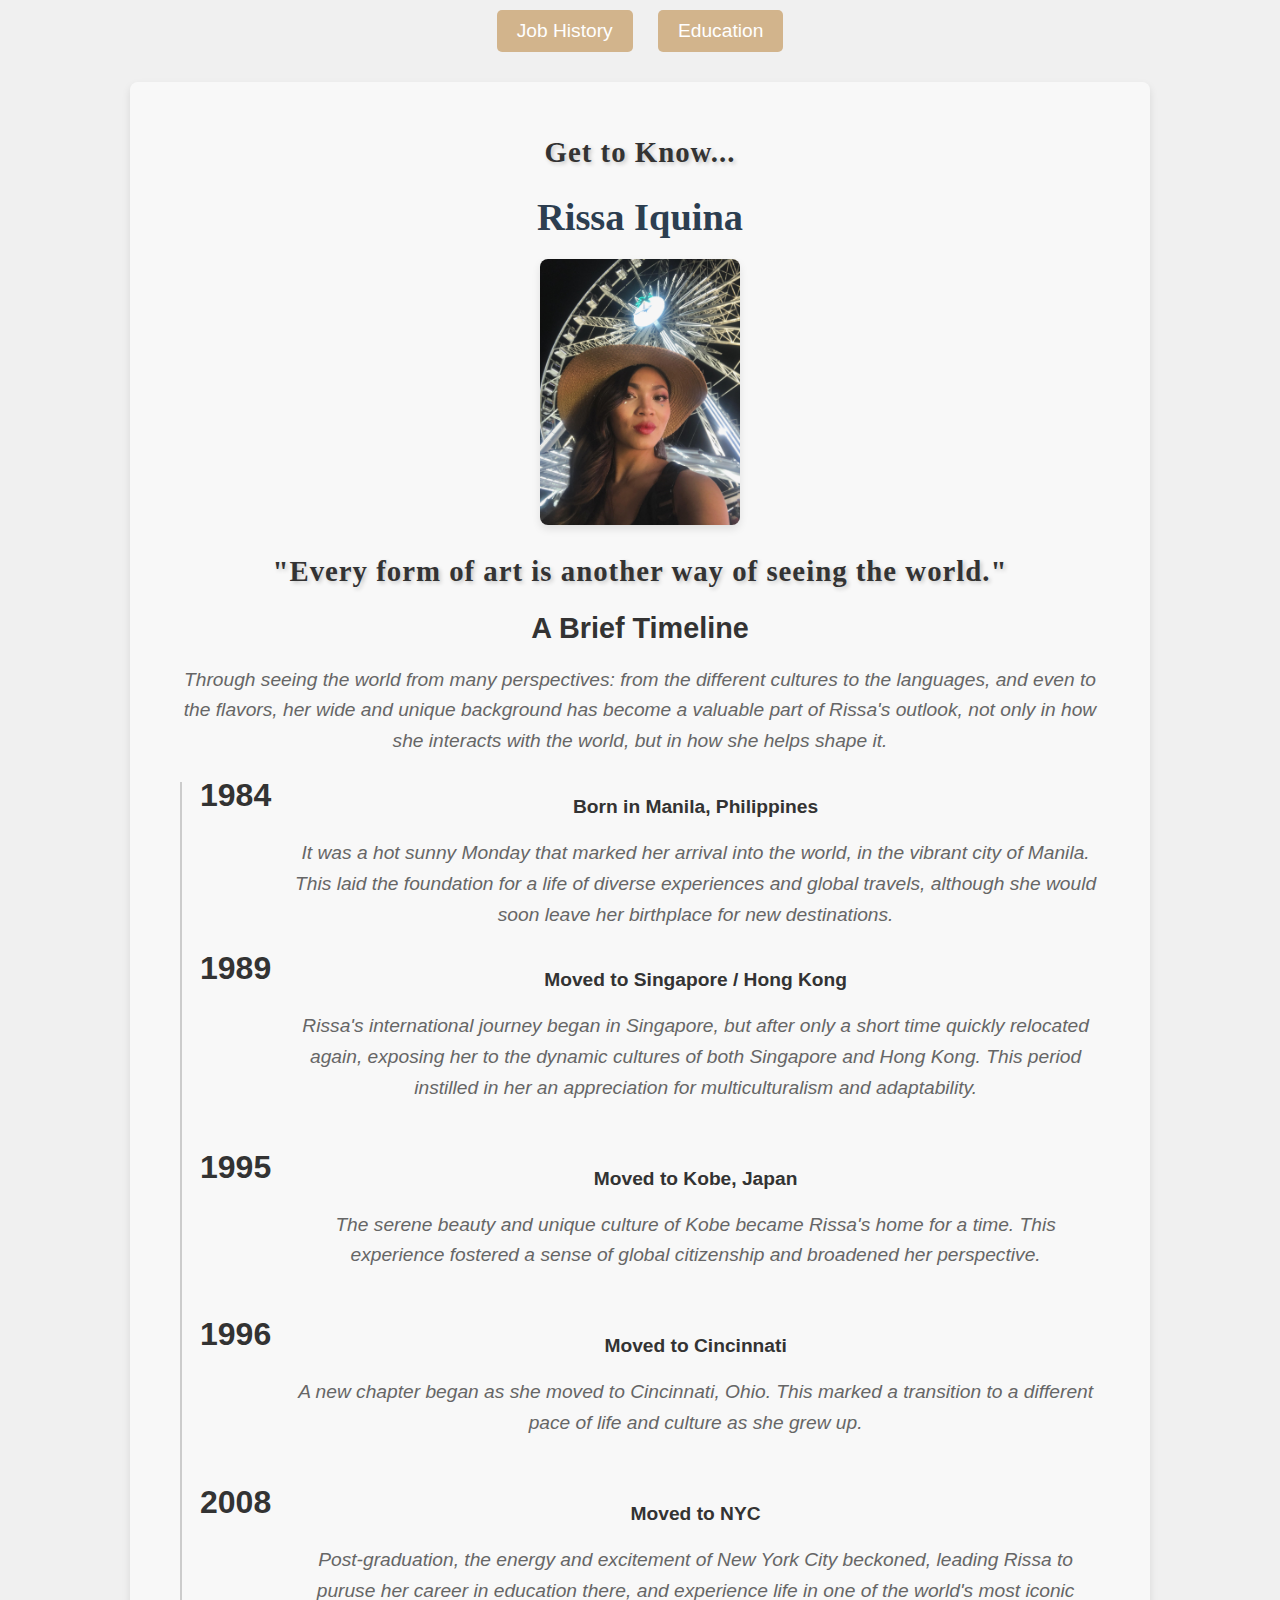
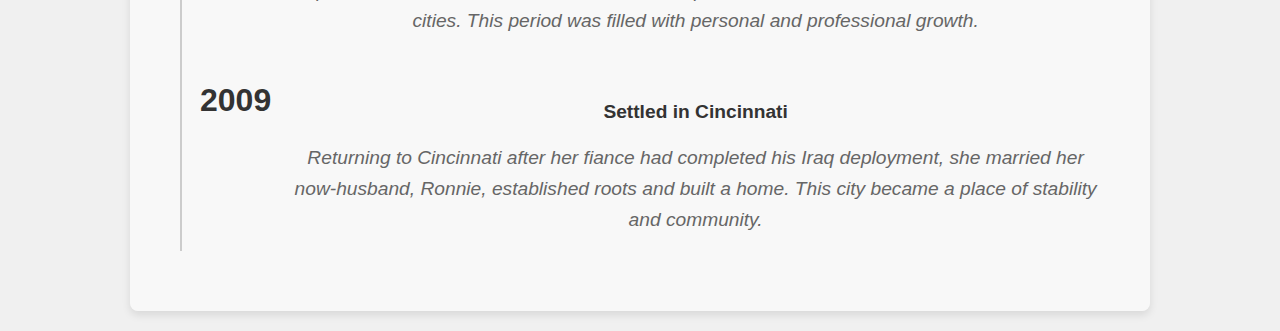
<file: index.html>
<!DOCTYPE html>
<html lang="en">
<head>
    <meta charset="UTF-8">
    <meta name="viewport" content="width=device-width, initial-scale=1.0">
    <title>About Me</title>
    <link rel="stylesheet" href="./style.css">
</head>
<header>
    <div class="link-buttons">
        <a href="./jobs.html" class="button">Job History</a>
        <a href="./education.html" class="button">Education</a>
    </div>
</header>
<body>
        <div class="content-wrapper">
            <h2>Get to Know...</h2>
        <h1>Rissa Iquina</h1>
        <div class="image-container">
            <img src="./assets/rissa.jpg" alt="Rissa Iquina">
        </div>

        <div class="h2">
            <h2>"Every form of art is another way of seeing the world."</h2>
        </div>

        <h3>A Brief Timeline</h3>
        <p class="caption">Through seeing the world from many perspectives: from the different cultures to the languages, and even to the flavors,
            her wide and unique background has become a valuable part of Rissa's outlook, not only in how she interacts with the world, but in how she helps
            shape it.</p>

        <div class="timeline">
            <ul>

                <li>
                    <div class="event">
                        <span class="year">1984</span>
                        <div class="description">
                            <p class="subtitle">Born in Manila, Philippines</p>
                            <p class="caption">It was a hot sunny Monday that marked her arrival into the
                                world, in the vibrant city of Manila. This laid the foundation for a life of diverse
                                experiences and global travels, although she would soon leave her birthplace for new destinations.</p>
                        </div>
                    </div>
                    <div class="event">
                        <span class="year">1989</span>
                        <div class="description">
                            <p class="subtitle">Moved to Singapore / Hong Kong</p>
                            <p class="caption">Rissa's international journey began in Singapore, but after only a
                                short time quickly relocated again, exposing her to the dynamic cultures of both
                                Singapore and Hong Kong. This period instilled in her an appreciation for
                                multiculturalism and adaptability.</p>
                        </div>
                    </div>
                </li>
                <li>
                    <div class="event">
                        <span class="year">1995</span>
                        <div class="description">
                            <p class="subtitle">Moved to Kobe, Japan</p>
                            <p class="caption">The serene beauty and unique culture of Kobe became Rissa's home for a
                                time.
                                This experience fostered a sense of global citizenship and broadened her
                                perspective.</p>
                        </div>
                    </div>
                </li>
                <li>
                    <div class="event">
                        <span class="year">1996</span>
                        <div class="description">
                            <p class="subtitle">Moved to Cincinnati</p>
                            <p class="caption">A new chapter began as she moved to Cincinnati, Ohio. This marked a
                                transition to a different pace of life and culture as she grew up.</p>
                        </div>
                    </div>
                </li>
                <li>
                    <div class="event">
                        <span class="year">2008</span>
                        <div class="description">
                            <p class="subtitle">Moved to NYC</p>
                            <p class="caption">Post-graduation, the energy and excitement of New York City beckoned,
                                leading Rissa to puruse her career in education there, and experience life in one of the world's most iconic cities. This
                                period was               filled with personal and professional growth.</p>
                        </div>
                    </div>
                </li>
                <li>
                    <div class="event">
                        <span class="year">2009</span>
                        <div class="description">
                            <p class="subtitle">Settled in Cincinnati</p>
                            <p class="caption">Returning to Cincinnati after her fiance had completed his Iraq deployment, she married her now-husband, Ronnie, established
                                roots and
                                built a home. This city became a place of stability and community.</p>
                        </div>
                    </div>
                </li>
            </ul>
        </div>

    </div>
</body>



</html>
</file>
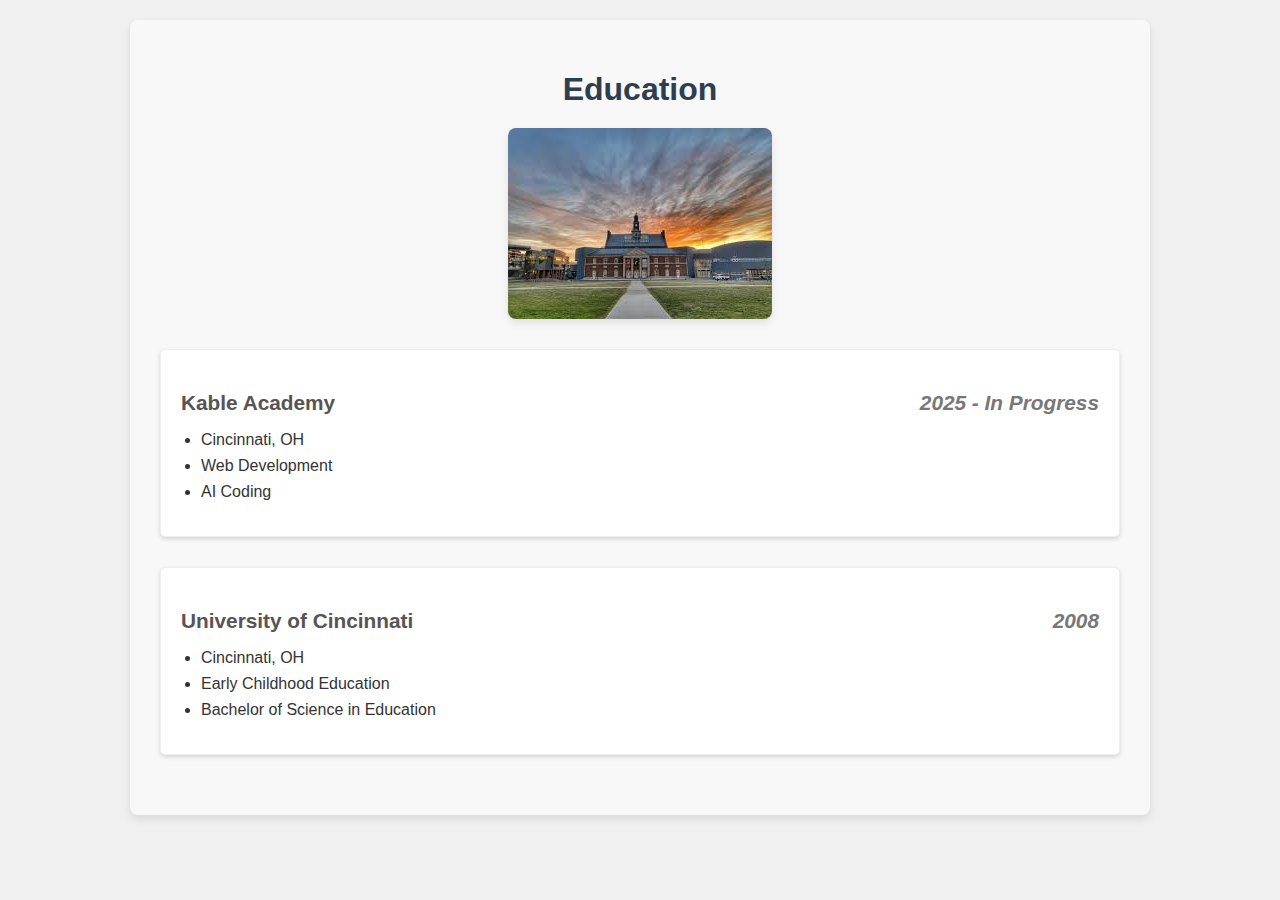
<file: education.html>
<!DOCTYPE html>
<html>

<head>
  <title>Education</title>
  <style>
    body {
      font-family: 'Gill Sans', sans-serif;
      background-color: #f0f0f0;
      background-image: url('https://images.unsplash.com/photo-1542435503-956c469947f6?q=80&w=1074&auto=format&fit=crop&ixlib=rb-4.0.3&ixid=M3wxMjA3fDB8MHxwaG90by1wYWdlfHx8fGVufDB8fHx8fA%3D%3D');
      background-size: cover;
      background-position: center;
      color: #333;
      text-align: center;
      margin: 0;
      padding: 0;
      display: flex;
      flex-direction: column;
      min-height: 100vh;
    }

    .content-wrapper {
      width: 80%;
      max-width: 960px;
      margin: 20px auto;
      background-color: rgba(255, 255, 255, 0.55);
      padding: 30px;
      border-radius: 8px;
      box-shadow: 0 4px 8px rgba(0, 0, 0, 0.1);
    }

    h1 {
      font-size: 2em;
      margin-bottom: 20px;
      color: #2c3e50;
      text-align: center;
    }

    .photo-container {
      text-align: center;
      margin-bottom: 30px;
      width: 400px;
      margin: 0 auto 30px;
    }

    .photo-container img {
      max-width: 100%;
      height: auto;
      border-radius: 8px;
      box-shadow: 0 4px 8px rgba(0, 0, 0, 0.1);
      display: block;
      margin: 0 auto;
    }

    .education-history {
      text-align: center; /* Center the entire education history */
      color: #333;
      margin-bottom: 30px;
    }

    .school-section {
      margin-bottom: 30px;
      padding: 20px;
      border: 1px solid #eee;
      border-radius: 5px;
      background-color: #fff;
      box-shadow: 0 2px 4px rgba(0, 0, 0, 0.15);
      text-align: left; /* Align text within school sections to the left */
    }

    .school-section h3 {
        display: flex; /* Use flexbox for layout */
        justify-content: space-between; /* Distribute space between school name and years */
        align-items: center; /* Vertically align school name and years */
        font-size: 1.3em;
        margin-bottom: 5px;
        color: #555;
    }

    .school-section ul {
      list-style-type: disc;
      padding-left: 20px;
      margin-bottom: 15px;
    }

    .school-section li {
      margin-bottom: 8px;
    }

    .school-section .years { /* Style for the years span */
      font-style: italic;
      color: #777; /* A lighter gray for the years */
    }


    /* Mobile Responsive Styles */
    @media (max-width: 768px) {
      .content-wrapper {
        width: 90%;
        padding: 20px;
      }

      h1 {
        font-size: 1.8em;
      }

      .photo-container {
        width: 90%;
        margin: 0 auto 20px;
      }

      .school-section h3 {
          flex-direction: column; /* Stack school name and years vertically */
          align-items: flex-start; /* Align to the left */
      }

      .school-section .years {
          margin-top: 5px; /* Add some space above the years */
      }

    }
  </style>

</head>

<body>
  <div class="content-wrapper">
    <h1>Education</h1>

    <div class="photo-container">
      <img src="./assets/uc.jpeg" alt="class">
    </div>

    <div class="education-history">
      <div class="school-section">
        <h3>Kable Academy <span class="years">2025 - In Progress</span></h3>
        <ul>
          <li>Cincinnati, OH</li>
          <li>Web Development</li>
          <li>AI Coding</li>
        </ul>
      </div>

      <div class="school-section">
        <h3>University of Cincinnati <span class="years">2008</span></h3>
        <ul>
          <li>Cincinnati, OH</li>
          <li>Early Childhood Education</li>
          <li>Bachelor of Science in Education</li>
        </ul>
      </div>
    </div>



  </div>
</body>

</html>
</file>
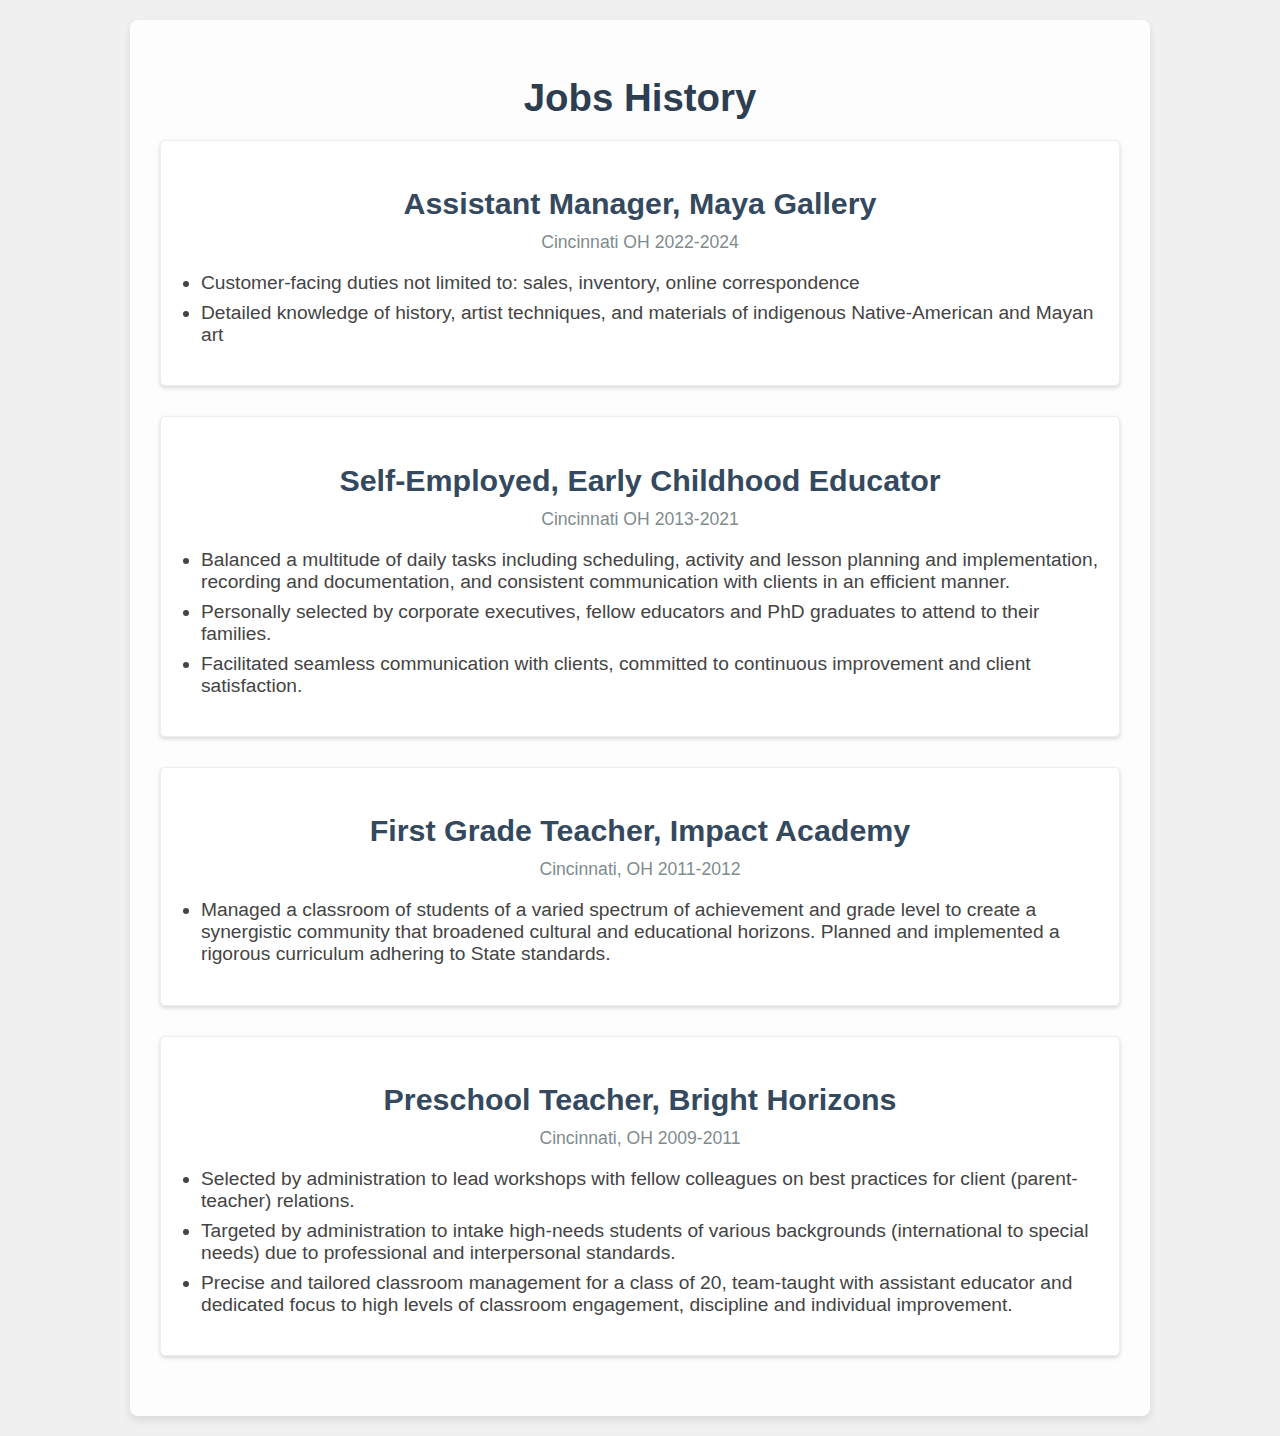
<file: jobs.html>
<!DOCTYPE html>
<html>

<head>
  <title>Job History</title>
  <style>
    body {
      font-family: 'Gill Sans', sans-serif; 
      font-size: larger;
      background-color: #f0f0f0;
      background-image: url('https://images.unsplash.com/photo-1542435503-956c469947f6?q=80&w=1074&auto=format&fit=crop&ixlib=rb-4.0.3&ixid=M3wxMjA3fDB8MHxwaG90by1wYWdlfHx8fGVufDB8fHx8fA%3D%3D');
      background-size: cover;
      background-position: center;
      color: #333;
      text-align: center;
      margin: 0; 
      padding: 0; 
      display: flex; 
      flex-direction: column;
      min-height: 100vh; 
    }

    .content-wrapper { 
      width: 80%; 
      max-width: 960px; 
      margin: 20px auto; 
      background-color: rgba(255, 255, 255, 0.85); 
      padding: 30px;
      border-radius: 8px;
      box-shadow: 0 4px 8px rgba(0, 0, 0, 0.1); 
    }


    h1 {
      font-size: 2em; 
      margin-bottom: 20px;
      color: #2c3e50; 
    }

    .photo-container {
      text-align: center;
      margin-bottom: 20px; 
      width: 500px;
      margin: 0 auto 20px;  
    }


    .photo-frame {
      display: inline-block;
      border: 5px solid #fff;
      border-radius: 5px;
      padding: 10px;
      box-shadow: 0 2px 4px rgba(0, 0, 0, 0.1); 
    }

    .photo-frame img {
      max-width: 100%;
      border-radius: 5px;
      display: block; 
    }

    .job-section {
      margin-bottom: 30px; 
      padding: 20px; 
      border: 1px solid #eee; 
      border-radius: 5px;
      background-color: #fff; 
      box-shadow: 0 2px 4px rgba(0, 0, 0, 0.15); 
    }

    .job-title {
      font-size: 1.9rem; 
      font-weight: 600; 
      color: #34495e;
      margin-bottom: 10px;
    }

    .job-location {
      font-size: 1.1rem;
      color: #7f8c8d; 
      margin-bottom: 15px;
    }

    .job-responsibilities {
      list-style-type: disc; 
      padding-left: 20px; 
    }

    .job-responsibility {
      margin-bottom: 8px; 
      text-align: left;
      font-style: normal; 
      color: #444; 
    }
     /* Mobile Responsive Styles */
     @media (max-width: 768px) {
      .content-wrapper {
        width: 90%;
        padding: 20px;
      }

      h1 {
        font-size: 1.8em;
      }

    
    }
  </style>

</head>
<body>
  <div class="content-wrapper">
    <h1>Jobs History</h1>

    <div class="job-section">
      <h2 class="job-title">Assistant Manager, Maya Gallery</h2>
      <span class="job-location">Cincinnati OH 2022-2024</span>
      <ul class="job-responsibilities">
        <li class="job-responsibility">Customer-facing duties not limited to: sales, inventory, online correspondence
        </li>
        <li class="job-responsibility">Detailed knowledge of history, artist techniques, and materials of indigenous
          Native-American and Mayan art</li>

      </ul>
    </div>

    <div class="job-section">
      <h2 class="job-title">Self-Employed, Early Childhood Educator</h2>
      <span class="job-location">Cincinnati OH 2013-2021</span>
      <ul class="job-responsibilities">
        <li class="job-responsibility">Balanced a multitude of daily tasks including scheduling, activity and lesson
          planning and implementation, recording and documentation, and consistent communication with clients in an
          efficient manner.</li>
        <li class="job-responsibility">Personally selected by corporate executives, fellow educators and PhD graduates
          to attend to their families.</li>
        <li class="job-responsibility">Facilitated seamless communication with clients, committed to continuous
          improvement and client satisfaction.</li>
      </ul>
    </div>

    <div class="job-section">
      <h2 class="job-title">First Grade Teacher, Impact Academy</h2>
      <span class="job-location">Cincinnati, OH 2011-2012</span>
      <ul class="job-responsibilities">
        <li class="job-responsibility">Managed a classroom of students of a varied spectrum of achievement and grade
          level to create a synergistic community that broadened cultural and educational horizons. Planned and
          implemented a rigorous curriculum adhering to State standards.</li>
      </ul>
    </div>

    <div class="job-section">
      <h2 class="job-title">Preschool Teacher, Bright Horizons</h2>
      <span class="job-location">Cincinnati, OH 2009-2011</span>
      <ul class="job-responsibilities">
        <li class="job-responsibility">Selected by administration to lead workshops with fellow colleagues on best
          practices for client (parent-teacher) relations.</li>
        <li class="job-responsibility">Targeted by administration to intake high-needs students of various backgrounds
          (international to special needs) due to professional and interpersonal standards.</li>
        <li class="job-responsibility">Precise and tailored classroom management for a class of 20, team-taught with
          assistant educator and dedicated focus to high levels of classroom engagement, discipline and individual
          improvement.</li>
      </ul>
    </div>
  </div>
</body>

</html>
</file>
<file: style.css>
/* Header */
h1 {
    font-size: 50px;
    font-weight: bolder;
    font-family: 'Gill Sans';
}

h2 {
    font-family: 'Great Vibes', cursive;
      font-size: 1.5em;
    color: #333;
    text-align: center;
    text-shadow: 2px 2px 4px rgba(0, 0, 0, 0.2);
    letter-spacing: 1px;
}

h3 {
    font-size: 1.5em;
    margin-top: 20px;
    margin-bottom: 10px;
    color: #333;
}


/* Body */
body {
  font-family: 'Gill Sans', sans-serif;
  font-size: larger;
  background-color: #f0f0f0;
  background-image: url('https://images.unsplash.com/photo-1521713362244-1b5e5d150b29?q=80&w=870&auto=format&fit=crop&ixlib=rb-4.0.3&ixid=M3wxMjA3fDB8MHxwaG90by1wYWdlfHx8fGVufDB8fHx8fA%3D%3D');
  background-size: cover;
  background-position: center;
  color: #333;
  text-align: center;
  margin: 0;
  padding: 0;
  display: flex;
  flex-direction: column;
  min-height: 100vh;
}


/* Content */
.content-wrapper {
  width: 80%;
  max-width: 960px;
  margin: 20px auto;
  background-color: rgba(255, 255, 255, 0.55);
  padding: 30px;
  border-radius: 8px;
  box-shadow: 0 4px 8px rgba(0, 0, 0, 0.1);
}

h1 {
    font-size: 2em;
    margin-bottom: 20px;
    color: #2c3e50;
}

.image-container {
    text-align: center;
    margin-bottom: 30px;
}

.image-container img {
    max-width: 200px;
    height: auto;
    border-radius: 8px;
    box-shadow: 0 4px 8px rgba(0, 0, 0, 0.1);
    display: block;
    margin: 0 auto;
}
.caption {
    font-style: italic;
    color: #666;
    line-height: 1.6;
    margin-bottom: 20px;
    text-align: justify;
    }

.timeline {
    position: relative;
    padding-left: 40px;
}

.timeline ul {
    list-style: none;
    padding: 0;
    margin: 0;
}

.timeline li {
    margin-bottom: 25px;
    text-align: center;
}

.event {
    display: flex;
    align-items: flex-start;
}

.year {
    font-weight: bold;
    color: #333;
    font-size: xx-large;
    margin-right: 0px;
    text-align: center;
}

.description {
    flex: 1;
}

.subtitle {
    font-weight: bold;
    margin-left: 0 0 5px 0;
}

.caption {
    font-style: italic;
    margin: 20px;
    color: #666;
    line-height: 1.6;
    text-align: center;
}

.timeline::before {
    content: "";
    position: absolute;
    top: 5px;
    bottom: 5px;
    left: 20px;
    width: 2px;
    background-color: #ccc;
}



/* Link Buttons  */
.link-buttons {
    display: inline-block;
    background-color: transparent;
    color: #fff;
    text-align: center;
}

.button {
    display: inline-block;
    padding: 10px 20px;
    margin: 10px;
    background-color: tan;
    color: #fff;
    text-align: center;
    text-decoration: none;
    border-radius: 5px;
    transition: background-color 0.3s ease;
}

.button:hover {
    background-color: grey;
}

/* Mobile Responsive Styles */
@media (max-width: 768px) {
  .content-wrapper {
      width: 90%;
      padding: 20px;
  }
}
</file>
